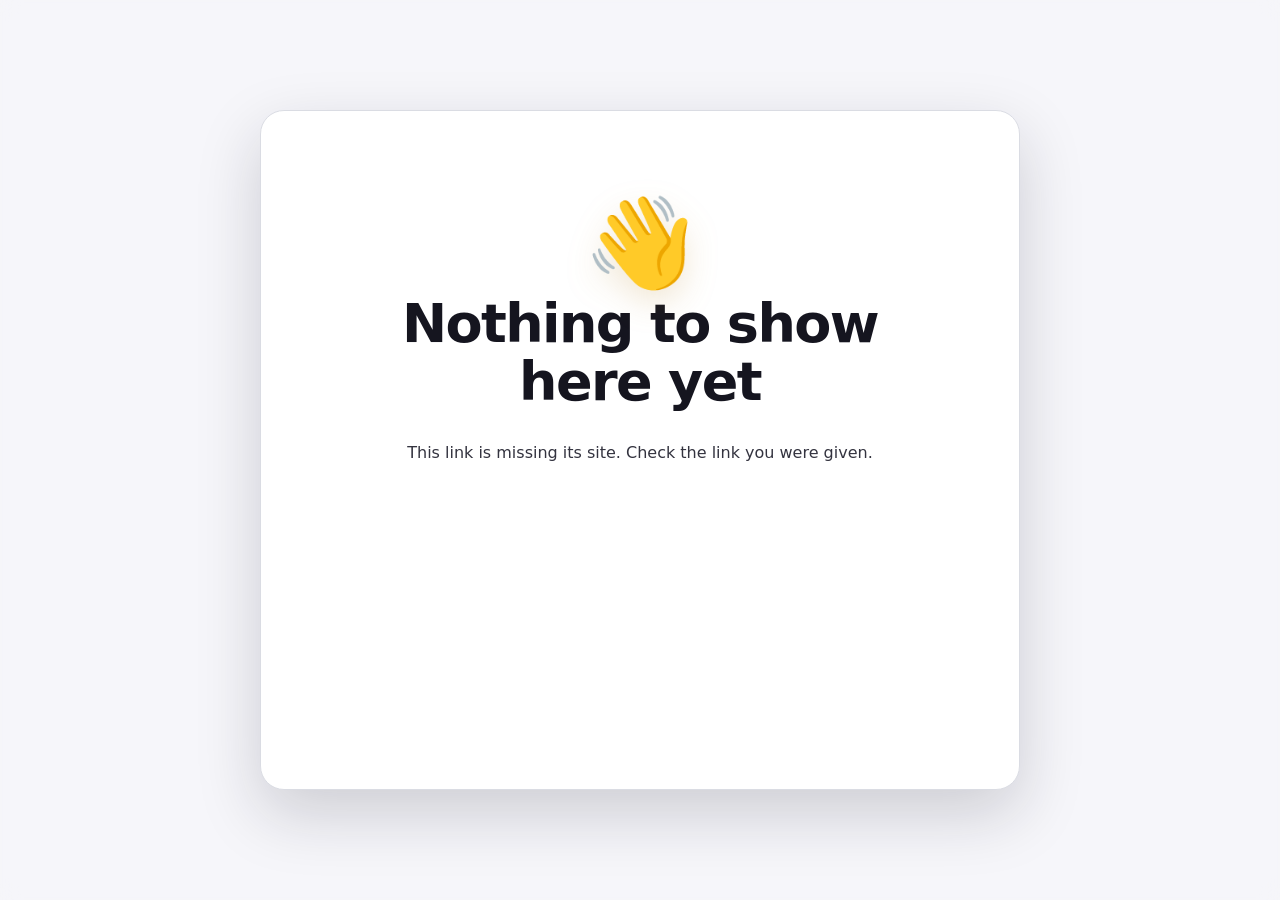
<file: site/index.html>
<!doctype html>
<html lang="en">
<head>
<meta charset="utf-8">
<meta name="viewport" content="width=device-width, initial-scale=1">
<title>Ask anything</title>
<meta name="description" content="Search this business's own pages. Every answer shows where it came from.">
<meta property="og:title" content="Ask anything">
<meta property="og:description" content="Search this business's own pages. Every answer shows where it came from.">
<meta property="og:type" content="website">
<!-- the hosted link is the same template for every bot: kept out of search results (overlay.js lifts it for a launched
     bot). On a business's own site the overlay is one script line on their homepage (server/site.mjs overlaySnippet). -->
<meta name="robots" content="noindex">
<meta name="color-scheme" content="light dark">
<style>
  /* the hosted link's backdrop (site/overlay.js hostedBackdrop): the business's homepage in a frame, or a calm neutral
     page. The overlay itself lives in its own Shadow DOM. */
  :root { color-scheme: light dark; --kh-bg: #f6f6f9; --kh-ink: #15151f; --kh-block: #e4e4ec; --kh-line: #dcdce6; --kh-link: #3f37c9; }
  @media (prefers-color-scheme: dark) { :root { --kh-bg: #101018; --kh-ink: #f2f2f6; --kh-block: #24242f; --kh-line: #2e2e3c; --kh-link: #b8b4ff; } }
  html, body { margin: 0; height: 100%; }
  body { background: var(--kh-bg); color: var(--kh-ink); font: 16px/1.6 system-ui, -apple-system, "Segoe UI", Roboto, sans-serif; overflow-x: hidden; }
  .kh-home { position: fixed; inset: 0; width: 100%; height: 100%; border: 0; background: #fff; }
  .kh-page { max-width: 1040px; margin: 0 auto; padding: 0 16px 120px; }
  .kh-top { display: flex; flex-wrap: wrap; align-items: center; justify-content: space-between; gap: 8px 16px; padding: 14px 0; border-bottom: 1px solid var(--kh-line); }
  .kh-top b { font-size: 18px; overflow-wrap: anywhere; }
  .kh-top a { display: inline-flex; align-items: center; min-height: 44px; color: var(--kh-link); font-weight: 600; }
  .kh-hero { display: grid; gap: 14px; padding: 56px 0 40px; }
  .kh-hero i { display: block; height: 18px; border-radius: 9px; background: var(--kh-block); }
  .kh-hero i:first-child { height: 44px; width: min(520px, 80%); }
  .kh-hero i:nth-child(2) { width: min(640px, 92%); }
  .kh-hero i:nth-child(3) { width: min(420px, 70%); }
  .kh-cards { display: grid; grid-template-columns: repeat(auto-fit, minmax(220px, 1fr)); gap: 16px; }
  .kh-cards i { display: block; height: 180px; border-radius: 18px; background: var(--kh-block); }
</style>
</head>
<body>
<noscript><p style="max-width:640px;margin:16px auto;padding:0 16px">This page needs JavaScript to search.</p></noscript>
<script src="./overlay.js?v=6e81e35" data-hosted defer></script>
</body>
</html>
</file>
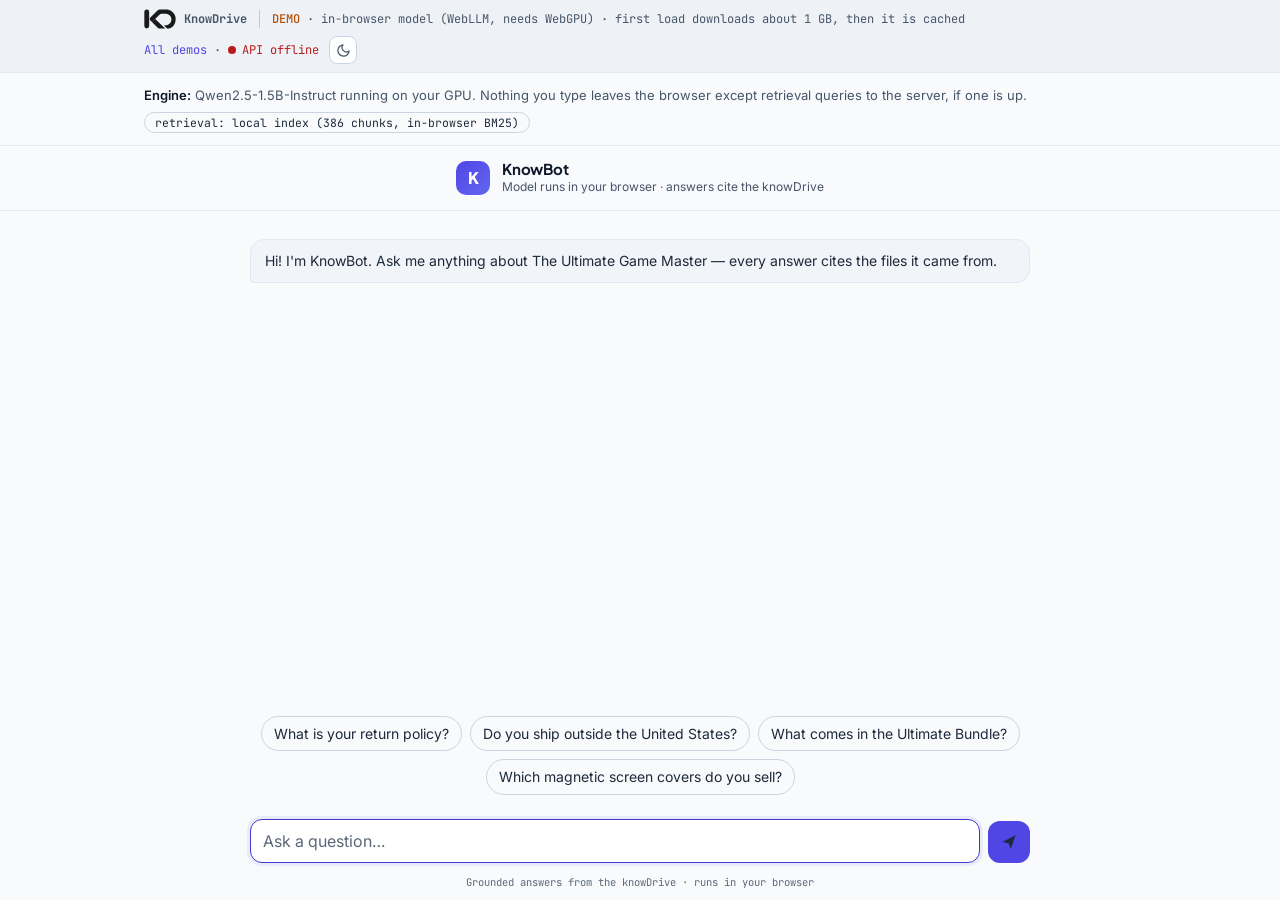
<file: demo/browser-only.html>
<!DOCTYPE html>
<html lang="en">
<head>
  <meta charset="utf-8" />
  <meta name="viewport" content="width=device-width, initial-scale=1, viewport-fit=cover" />
  <title>KnowBot In-Browser</title>
  <meta name="description" content="KnowBot with the model running in your browser via WebLLM, with server retrieval or a local corpus index fallback." />
  <meta name="color-scheme" content="light dark" />
  <script>/* theme before first paint: light by default, dark if chosen (localStorage 'knowbot-theme') */
    (function () { var t = 'light'; try { var s = localStorage.getItem('knowbot-theme'); if (s === 'dark' || s === 'light') t = s; } catch (e) {} document.documentElement.setAttribute('data-theme', t); })();</script>
  <link rel="preconnect" href="https://fonts.googleapis.com" />
  <link rel="preconnect" href="https://fonts.gstatic.com" crossorigin="anonymous" />
  <link rel="stylesheet" href="https://fonts.googleapis.com/css2?family=Plus+Jakarta+Sans:wght@500;600;700;800&family=Inter:wght@300;400;500;600&family=JetBrains+Mono:wght@400;500&display=swap" />
  <link rel="stylesheet" href="./demo.css?v=6e81e35" />
  <style>
    html, body { height: 100%; }
    body { display: flex; flex-direction: column; }
    .info { border-bottom: 1px solid var(--d-line); font-size: 13px; line-height: 1.6; color: var(--d-muted); }
    .info .wrap { padding-top: 12px; padding-bottom: 12px; display: flex; flex-wrap: wrap; gap: 6px 18px; align-items: center; justify-content: space-between; }
    .info strong { color: var(--d-head); font-weight: 600; }
    .pill { font: 11.5px 'JetBrains Mono', monospace; padding: 2px 10px; border-radius: 999px; border: 1px solid var(--d-line-2); color: var(--d-text); }
    #chat { flex: 1; min-height: 0; display: flex; }
    #chat > .kb-root { flex: 1; min-height: 0; height: auto; }
    #chat .kb-mode-fullpage { min-height: 0; }
  </style>
</head>
<body>
  <div class="demo-bar" role="note"><div class="wrap">
    <span class="demo-bar-start"><a class="kd-brand" href="https://knowdrive.ai" aria-label="KnowDrive home"><img src="./logo.svg" alt="" width="34" height="24" /><span>KnowDrive</span></a><span><b>DEMO</b> &middot; in-browser model (WebLLM, needs WebGPU) &middot; first load downloads about 1 GB, then it is cached</span></span>
    <span class="demo-bar-end"><span><a data-keep-api href="./index.html">All demos</a> &middot; <span data-api-status></span></span><button type="button" class="theme-btn" data-theme-toggle aria-label="Switch to dark theme"><svg class="i-moon" viewBox="0 0 24 24" fill="none" stroke="currentColor" stroke-width="2" stroke-linecap="round" stroke-linejoin="round" aria-hidden="true"><path d="M21 12.8A9 9 0 1 1 11.2 3a7 7 0 0 0 9.8 9.8z"/></svg><svg class="i-sun" viewBox="0 0 24 24" fill="none" stroke="currentColor" stroke-width="2" stroke-linecap="round" aria-hidden="true"><circle cx="12" cy="12" r="4"/><path d="M12 2v2M12 20v2M4.9 4.9l1.4 1.4M17.7 17.7l1.4 1.4M2 12h2M20 12h2M4.9 19.1l1.4-1.4M17.7 6.3l1.4-1.4"/></svg></button></span>
  </div></div>
  <div class="info"><div class="wrap">
    <span><strong>Engine:</strong> Qwen2.5-1.5B-Instruct running on your GPU. Nothing you type leaves the browser except retrieval queries to the server, if one is up.</span>
    <span class="pill" id="retr">retrieval: detecting…</span>
  </div></div>
  <main id="chat"></main>
  <script type="module">
    import { mountFullpage } from '../lib/widget.js?v=6e81e35';
    import { API, PERSONA, COVERAGE, STARTERS, carryApiParam, showApiStatus } from './demo.js?v=6e81e35';
    import { buildLocalIndex } from './local-index.js?v=6e81e35';
    carryApiParam();
    const pill = document.getElementById('retr');
    const cfg = await showApiStatus();
    let local = null;
    const getLocal = () => (local ||= buildLocalIndex(undefined, (p) => { pill.textContent = `retrieval: indexing corpus ${Math.round(p * 100)}%`; })
      .then((ix) => { pill.textContent = `retrieval: local index (${ix.size} chunks, in-browser BM25)`; return ix; }));
    if (!cfg) getLocal();
    else pill.textContent = `retrieval: server (${cfg.retrieval || 'unknown'})`;

    // Custom retriever: try the server's /api/search, fall back to the in-browser index over corpus/.
    async function search(query, k) {
      if (cfg) {
        try {
          const ctl = new AbortController();
          const t = setTimeout(() => ctl.abort(), 4000);
          const res = await fetch(`${API}/api/search`, { method: 'POST', headers: { 'content-type': 'application/json' }, body: JSON.stringify({ query, k }), signal: ctl.signal });
          clearTimeout(t);
          if (res.ok) return res.json();
        } catch { /* fall through */ }
        pill.textContent = 'retrieval: server failed, using local index';
      }
      return (await getLocal()).search(query, k);
    }

    window.knowbot = mountFullpage('#chat', {
      apiBase: API, persona: PERSONA, coverage: COVERAGE, starters: STARTERS,
      engine: { type: 'webllm' },
      retriever: { type: 'custom', search },
      telemetry: cfg ? true : { url: null },   // BroadcastChannel always; POST only when a server is up
      subtitle: 'Model runs in your browser · answers cite the knowDrive',
    });
  </script>
</body>
</html>
</file>
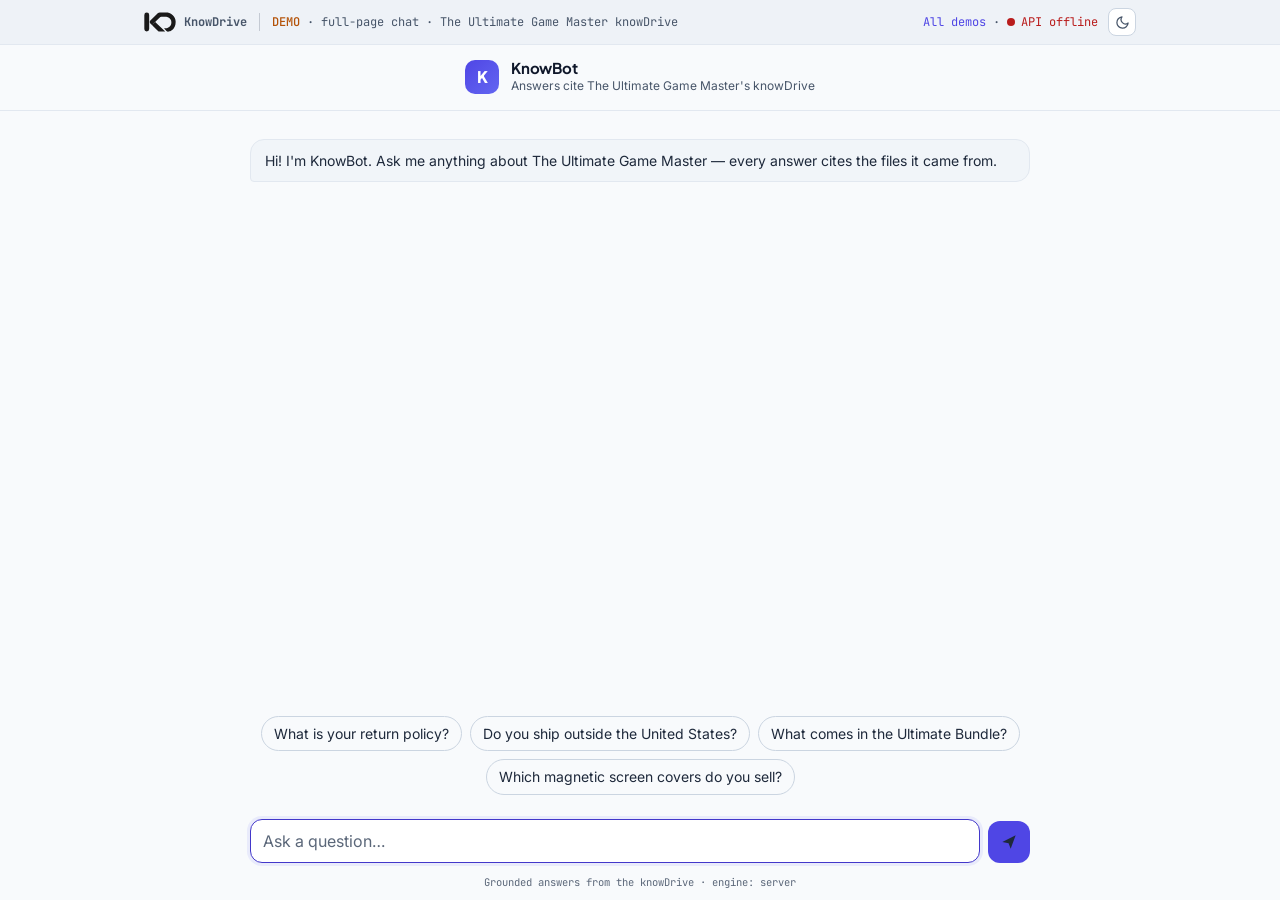
<file: demo/chat.html>
<!DOCTYPE html>
<html lang="en">
<head>
  <meta charset="utf-8" />
  <meta name="viewport" content="width=device-width, initial-scale=1, viewport-fit=cover" />
  <title>KnowBot Chat</title>
  <meta name="description" content="Full-page KnowBot chat that answers from The Ultimate Game Master's knowDrive and cites every source." />
  <meta name="color-scheme" content="light dark" />
  <script>/* theme before first paint: light by default, dark if chosen (localStorage 'knowbot-theme') */
    (function () { var t = 'light'; try { var s = localStorage.getItem('knowbot-theme'); if (s === 'dark' || s === 'light') t = s; } catch (e) {} document.documentElement.setAttribute('data-theme', t); })();</script>
  <link rel="preconnect" href="https://fonts.googleapis.com" />
  <link rel="preconnect" href="https://fonts.gstatic.com" crossorigin="anonymous" />
  <link rel="stylesheet" href="https://fonts.googleapis.com/css2?family=Plus+Jakarta+Sans:wght@500;600;700;800&family=Inter:wght@300;400;500;600&family=JetBrains+Mono:wght@400;500&display=swap" />
  <link rel="stylesheet" href="./demo.css?v=6e81e35" />
  <style>
    html, body { height: 100%; }
    body { display: flex; flex-direction: column; }
    #chat { flex: 1; min-height: 0; display: flex; }
    #chat > .kb-root { flex: 1; min-height: 0; height: auto; }
    #chat .kb-mode-fullpage { min-height: 0; }
  </style>
</head>
<body>
  <div class="demo-bar" role="note"><div class="wrap">
    <span class="demo-bar-start"><a class="kd-brand" href="https://knowdrive.ai" aria-label="KnowDrive home"><img src="./logo.svg" alt="" width="34" height="24" /><span>KnowDrive</span></a><span><b>DEMO</b> &middot; <span data-demo-label>full-page chat &middot; The Ultimate Game Master knowDrive</span></span></span>
    <span class="demo-bar-end"><span><a data-keep-api href="./index.html">All demos</a> &middot; <span data-api-status></span></span><button type="button" class="theme-btn" data-theme-toggle aria-label="Switch to dark theme"><svg class="i-moon" viewBox="0 0 24 24" fill="none" stroke="currentColor" stroke-width="2" stroke-linecap="round" stroke-linejoin="round" aria-hidden="true"><path d="M21 12.8A9 9 0 1 1 11.2 3a7 7 0 0 0 9.8 9.8z"/></svg><svg class="i-sun" viewBox="0 0 24 24" fill="none" stroke="currentColor" stroke-width="2" stroke-linecap="round" aria-hidden="true"><circle cx="12" cy="12" r="4"/><path d="M12 2v2M12 20v2M4.9 4.9l1.4 1.4M17.7 17.7l1.4 1.4M2 12h2M20 12h2M4.9 19.1l1.4-1.4M17.7 6.3l1.4-1.4"/></svg></button></span>
  </div></div>
  <main id="chat"></main>
  <script type="module">
    import { mountFullpage } from '../lib/widget.js?v=6e81e35';
    import { API, PERSONA, COVERAGE, STARTERS, INSTANCE, instanceConfig, carryApiParam, showApiStatus } from './demo.js?v=6e81e35';
    carryApiParam();
    showApiStatus();
    const inst = await instanceConfig();
    if (inst) {
      // A chat instance: its own name, greeting and starters; answers come only from its folder.
      const org = inst.org || inst.name;
      document.title = `${org} · KnowBot`;
      document.querySelector('[data-demo-label]').textContent = `full-page chat · ${org}`;
      window.knowbot = mountFullpage('#chat', { apiBase: API, instance: INSTANCE, guards: inst.guards, persona: { name: inst.botName || 'KnowBot', org },
        greeting: inst.greeting || undefined, starters: inst.starters || [] });
    } else {
      window.knowbot = mountFullpage('#chat', { apiBase: API, persona: PERSONA, coverage: COVERAGE, starters: STARTERS });
    }
  </script>
</body>
</html>
</file>
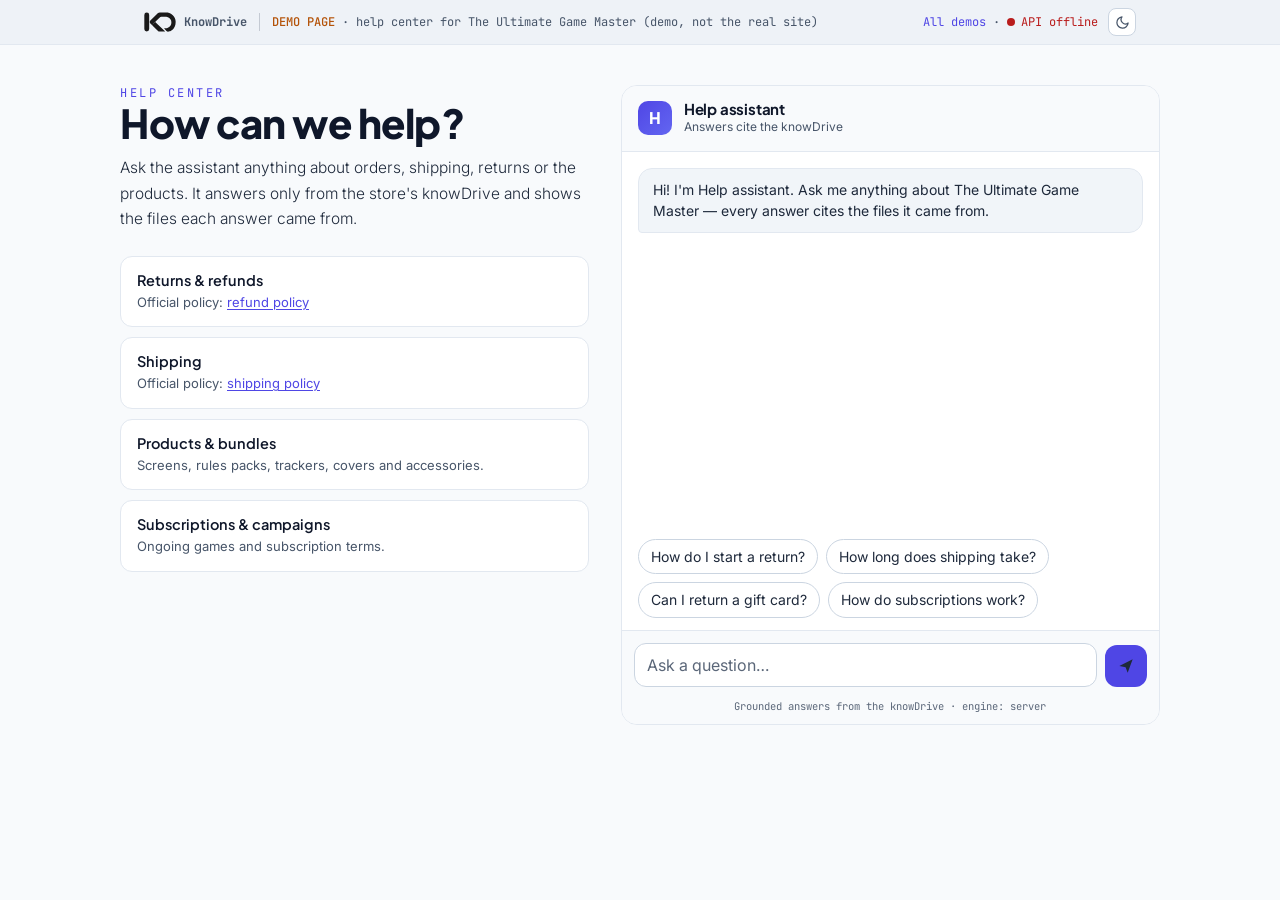
<file: demo/help.html>
<!DOCTYPE html>
<html lang="en">
<head>
  <meta charset="utf-8" />
  <meta name="viewport" content="width=device-width, initial-scale=1" />
  <title>Help Center Demo</title>
  <meta name="description" content="Demo help-center page with an inline KnowBot panel that answers from The Ultimate Game Master's knowDrive with citations." />
  <meta name="color-scheme" content="light dark" />
  <script>/* theme before first paint: light by default, dark if chosen (localStorage 'knowbot-theme') */
    (function () { var t = 'light'; try { var s = localStorage.getItem('knowbot-theme'); if (s === 'dark' || s === 'light') t = s; } catch (e) {} document.documentElement.setAttribute('data-theme', t); })();</script>
  <link rel="preconnect" href="https://fonts.googleapis.com" />
  <link rel="preconnect" href="https://fonts.gstatic.com" crossorigin="anonymous" />
  <link rel="stylesheet" href="https://fonts.googleapis.com/css2?family=Plus+Jakarta+Sans:wght@500;600;700;800&family=Inter:wght@300;400;500;600&family=JetBrains+Mono:wght@400;500&display=swap" />
  <link rel="stylesheet" href="./demo.css?v=6e81e35" />
  <style>
    .layout { display: grid; grid-template-columns: 1fr 1.15fr; gap: 32px; padding: 40px 0 72px; align-items: start; }
    .layout h1 { margin: 0 0 10px; font-size: clamp(28px, 4vw, 40px); font-weight: 800; line-height: 1.1; }
    .lede { margin: 0 0 24px; font-size: 15.5px; line-height: 1.65; font-weight: 300; }
    .topics { display: flex; flex-direction: column; gap: 10px; }
    .topic { padding: 14px 16px; border-radius: 12px; border: 1px solid var(--d-line); background: var(--d-surface); }
    .topic h2 { margin: 0 0 4px; font: 600 14.5px 'Plus Jakarta Sans', system-ui; color: var(--d-head); }
    .topic p { margin: 0; font-size: 13px; color: var(--d-muted); line-height: 1.5; }
    .topic a { color: var(--d-accent-text); text-decoration: underline; text-underline-offset: 2px; }
    #assistant { --kb-inline-height: min(640px, 78vh); position: sticky; top: 20px; }
    @media (max-width: 860px) { .layout { grid-template-columns: 1fr; } #assistant { position: static; --kb-inline-height: 70vh; } }
  </style>
</head>
<body>
  <div class="demo-bar" role="note"><div class="wrap">
    <span class="demo-bar-start"><a class="kd-brand" href="https://knowdrive.ai" aria-label="KnowDrive home"><img src="./logo.svg" alt="" width="34" height="24" /><span>KnowDrive</span></a><span><b>DEMO PAGE</b> &middot; help center for The Ultimate Game Master (demo, not the real site)</span></span>
    <span class="demo-bar-end"><span><a data-keep-api href="./index.html">All demos</a> &middot; <span data-api-status></span></span><button type="button" class="theme-btn" data-theme-toggle aria-label="Switch to dark theme"><svg class="i-moon" viewBox="0 0 24 24" fill="none" stroke="currentColor" stroke-width="2" stroke-linecap="round" stroke-linejoin="round" aria-hidden="true"><path d="M21 12.8A9 9 0 1 1 11.2 3a7 7 0 0 0 9.8 9.8z"/></svg><svg class="i-sun" viewBox="0 0 24 24" fill="none" stroke="currentColor" stroke-width="2" stroke-linecap="round" aria-hidden="true"><circle cx="12" cy="12" r="4"/><path d="M12 2v2M12 20v2M4.9 4.9l1.4 1.4M17.7 17.7l1.4 1.4M2 12h2M20 12h2M4.9 19.1l1.4-1.4M17.7 6.3l1.4-1.4"/></svg></button></span>
  </div></div>
  <main class="wrap layout">
    <section>
      <div class="mono kicker">Help center</div>
      <h1 class="display">How can we help?</h1>
      <p class="lede">Ask the assistant anything about orders, shipping, returns or the products. It answers only from the store's
        knowDrive and shows the files each answer came from.</p>
      <div class="topics">
        <div class="topic"><h2>Returns &amp; refunds</h2><p>Official policy: <a href="https://theultimategamemaster.com/policies/refund-policy">refund policy</a></p></div>
        <div class="topic"><h2>Shipping</h2><p>Official policy: <a href="https://theultimategamemaster.com/policies/shipping-policy">shipping policy</a></p></div>
        <div class="topic"><h2>Products &amp; bundles</h2><p>Screens, rules packs, trackers, covers and accessories.</p></div>
        <div class="topic"><h2>Subscriptions &amp; campaigns</h2><p>Ongoing games and subscription terms.</p></div>
      </div>
    </section>
    <section id="assistant" aria-label="Help assistant"></section>
  </main>
  <script type="module">
    import { mountInline } from '../lib/widget.js?v=6e81e35';
    import { API, PERSONA, COVERAGE, carryApiParam, showApiStatus } from './demo.js?v=6e81e35';
    carryApiParam();
    showApiStatus();
    window.knowbot = mountInline('#assistant', {
      apiBase: API, persona: PERSONA, coverage: COVERAGE, title: 'Help assistant', subtitle: 'Answers cite the knowDrive',
      starters: ['How do I start a return?', 'How long does shipping take?', 'Can I return a gift card?', 'How do subscriptions work?'],
    });
  </script>
</body>
</html>
</file>
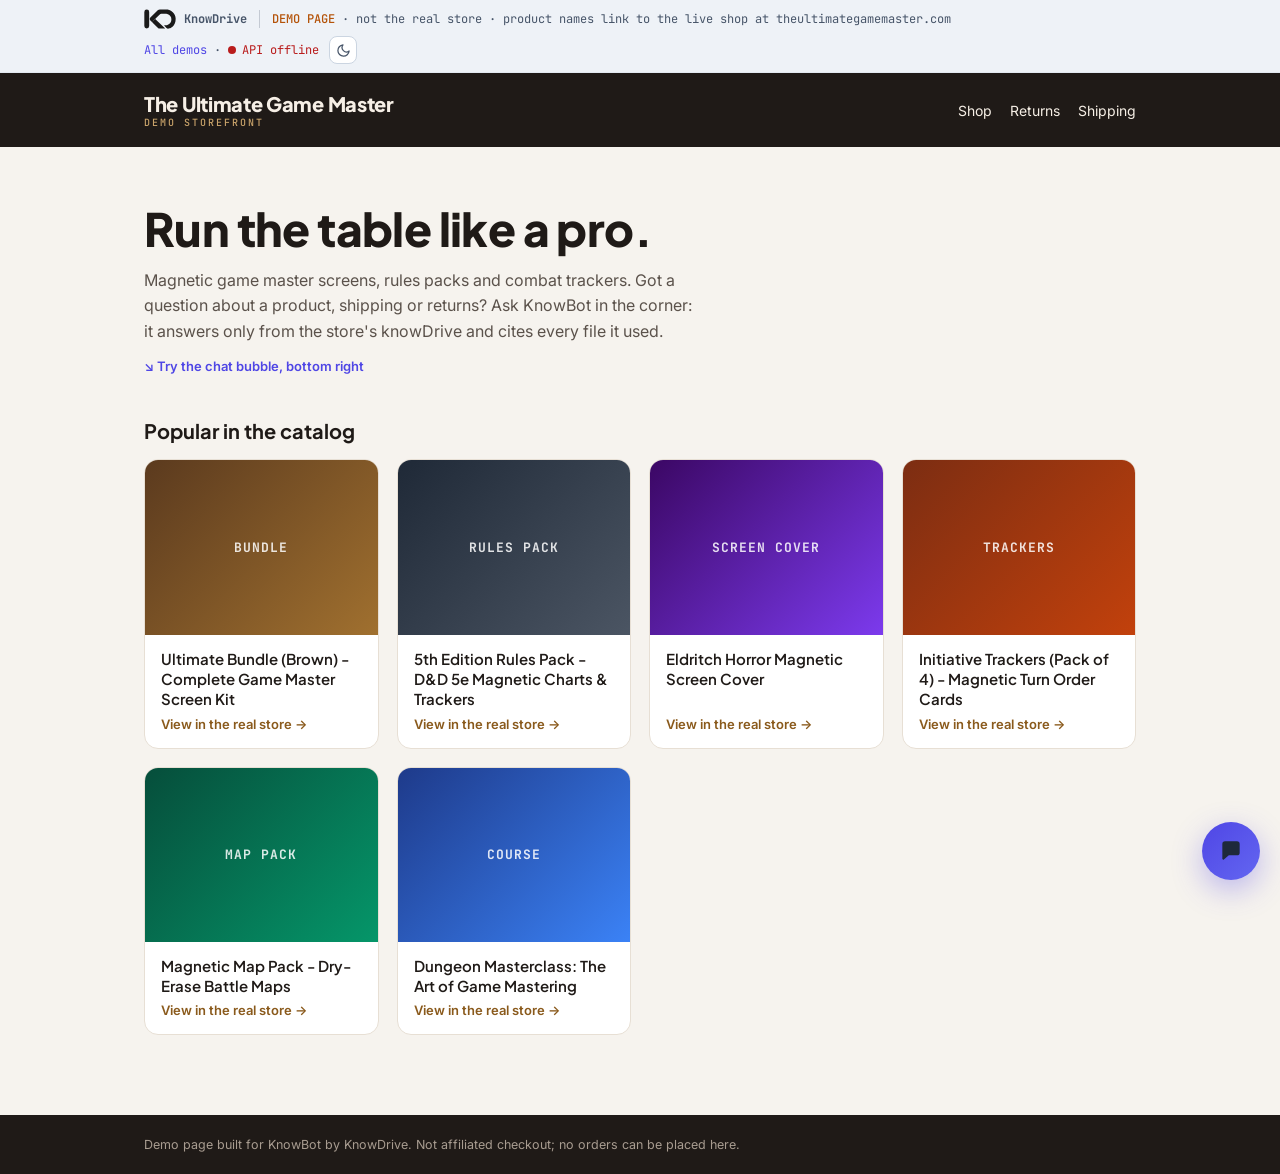
<file: demo/storefront.html>
<!DOCTYPE html>
<html lang="en">
<head>
  <meta charset="utf-8" />
  <meta name="viewport" content="width=device-width, initial-scale=1" />
  <title>Storefront Widget Demo</title>
  <meta name="description" content="Demo storefront (not the real store) showing the KnowBot floating widget answering from The Ultimate Game Master's knowDrive." />
  <meta name="color-scheme" content="light dark" />
  <script>/* theme before first paint: light by default, dark if chosen (localStorage 'knowbot-theme') */
    (function () { var t = 'light'; try { var s = localStorage.getItem('knowbot-theme'); if (s === 'dark' || s === 'light') t = s; } catch (e) {} document.documentElement.setAttribute('data-theme', t); })();</script>
  <link rel="preconnect" href="https://fonts.googleapis.com" />
  <link rel="preconnect" href="https://fonts.gstatic.com" crossorigin="anonymous" />
  <link rel="stylesheet" href="https://fonts.googleapis.com/css2?family=Plus+Jakarta+Sans:wght@500;600;700;800&family=Inter:wght@300;400;500;600&family=JetBrains+Mono:wght@400;500&display=swap" />
  <link rel="stylesheet" href="./demo.css?v=6e81e35" />
  <style>
    :root { --s-bg: #f6f3ee; --s-text: #2b2622; --s-head: #1f1a17; --s-muted: #5b524b; --s-card: #fff; --s-card-line: #e7dfd4;
            --s-bar: #1f1a17; --s-bar-text: #f6efe6; --s-gold: #c9a36a; --s-foot: #a89c90; --s-link: #8a5a1c; --s-hint: #4f46e5; }
    :root[data-theme="dark"] { --s-bg: #15110e; --s-text: #e7ded3; --s-head: #f6efe6; --s-muted: #b9ab9d; --s-card: #211a15; --s-card-line: #3a2f27;
            --s-bar: #0d0a08; --s-bar-text: #f6efe6; --s-gold: #d4b07a; --s-foot: #a89c90; --s-link: #e0b06b; --s-hint: #a5b4fc; }
    body { background: var(--s-bg); color: var(--s-text); }
    html { background: var(--s-bg); }
    .shop-head { background: var(--s-bar); color: var(--s-bar-text); }
    .shop-head .wrap { display: flex; align-items: center; justify-content: space-between; padding-top: 18px; padding-bottom: 18px; gap: 16px; flex-wrap: wrap; }
    .logo { font: 800 20px 'Plus Jakarta Sans', system-ui; letter-spacing: -0.3px; }
    .logo small { display: block; font: 500 10px 'JetBrains Mono', monospace; letter-spacing: 2px; color: var(--s-gold); text-transform: uppercase; }
    nav { display: flex; gap: 18px; font-size: 14px; flex-wrap: wrap; }
    nav a:hover { color: var(--s-gold); }
    .hero { padding: 56px 0 36px; display: grid; gap: 14px; }
    .hero h1 { margin: 0; font: 800 clamp(30px, 5vw, 46px)/1.1 'Plus Jakarta Sans', system-ui; color: var(--s-head); letter-spacing: -0.6px; }
    .hero p { margin: 0; max-width: 560px; font-size: 16px; line-height: 1.6; color: var(--s-muted); }
    .hint { display: inline-flex; gap: 8px; align-items: center; font-size: 13px; color: var(--s-hint); font-weight: 600; }
    .grid { display: grid; grid-template-columns: repeat(auto-fill, minmax(220px, 1fr)); gap: 18px; padding-bottom: 80px; }
    .p { background: var(--s-card); border-radius: 14px; overflow: hidden; border: 1px solid var(--s-card-line); display: flex; flex-direction: column; }
    .p .img { aspect-ratio: 4 / 3; display: grid; place-items: center; font: 700 13px 'JetBrains Mono', monospace; color: rgba(255,255,255,.85); letter-spacing: 1px; text-transform: uppercase; }
    .p .body { padding: 14px 16px 16px; display: flex; flex-direction: column; gap: 6px; flex: 1; }
    .p h2 { margin: 0; font: 600 15px/1.35 'Plus Jakarta Sans', system-ui; color: var(--s-head); }
    .p a.view { margin-top: auto; font-size: 13px; color: var(--s-link); font-weight: 600; }
    .p a.view:hover { text-decoration: underline; }
    h3.sec { font: 700 20px 'Plus Jakarta Sans', system-ui; color: var(--s-head); margin: 8px 0 16px; }
    footer { background: var(--s-bar); color: var(--s-foot); font-size: 12.5px; }
    footer .wrap { padding-top: 22px; padding-bottom: 22px; }
  </style>
</head>
<body>
  <div class="demo-bar" role="note"><div class="wrap">
    <span class="demo-bar-start"><a class="kd-brand" href="https://knowdrive.ai" aria-label="KnowDrive home"><img src="./logo.svg" alt="" width="34" height="24" /><span>KnowDrive</span></a><span><b>DEMO PAGE</b> &middot; not the real store &middot; product names link to the live shop at theultimategamemaster.com</span></span>
    <span class="demo-bar-end"><span><a data-keep-api href="./index.html">All demos</a> &middot; <span data-api-status></span></span><button type="button" class="theme-btn" data-theme-toggle aria-label="Switch to dark theme"><svg class="i-moon" viewBox="0 0 24 24" fill="none" stroke="currentColor" stroke-width="2" stroke-linecap="round" stroke-linejoin="round" aria-hidden="true"><path d="M21 12.8A9 9 0 1 1 11.2 3a7 7 0 0 0 9.8 9.8z"/></svg><svg class="i-sun" viewBox="0 0 24 24" fill="none" stroke="currentColor" stroke-width="2" stroke-linecap="round" aria-hidden="true"><circle cx="12" cy="12" r="4"/><path d="M12 2v2M12 20v2M4.9 4.9l1.4 1.4M17.7 17.7l1.4 1.4M2 12h2M20 12h2M4.9 19.1l1.4-1.4M17.7 6.3l1.4-1.4"/></svg></button></span>
  </div></div>
  <header class="shop-head"><div class="wrap">
    <div class="logo">The Ultimate Game Master<small>demo storefront</small></div>
    <nav aria-label="Demo store"><a href="#products">Shop</a><a href="https://theultimategamemaster.com/policies/refund-policy">Returns</a><a href="https://theultimategamemaster.com/policies/shipping-policy">Shipping</a></nav>
  </div></header>
  <main class="wrap">
    <section class="hero">
      <h1>Run the table like a pro.</h1>
      <p>Magnetic game master screens, rules packs and combat trackers. Got a question about a product, shipping or returns?
        Ask KnowBot in the corner: it answers only from the store's knowDrive and cites every file it used.</p>
      <span class="hint">&#8600; Try the chat bubble, bottom right</span>
    </section>
    <h3 class="sec" id="products">Popular in the catalog</h3>
    <section class="grid" aria-label="Products">
      <article class="p"><div class="img" style="background:linear-gradient(135deg,#5b3a1e,#a0702f)">Bundle</div><div class="body"><h2>Ultimate Bundle (Brown) - Complete Game Master Screen Kit</h2><a class="view" href="https://theultimategamemaster.com/products/ultimate-bundle">View in the real store &rarr;</a></div></article>
      <article class="p"><div class="img" style="background:linear-gradient(135deg,#1f2937,#4b5563)">Rules pack</div><div class="body"><h2>5th Edition Rules Pack - D&amp;D 5e Magnetic Charts &amp; Trackers</h2><a class="view" href="https://theultimategamemaster.com/products/5th-edition-rules-pack">View in the real store &rarr;</a></div></article>
      <article class="p"><div class="img" style="background:linear-gradient(135deg,#3b0764,#7c3aed)">Screen cover</div><div class="body"><h2>Eldritch Horror Magnetic Screen Cover</h2><a class="view" href="https://theultimategamemaster.com/products/eldritch-horror-magnetic-screen-cover">View in the real store &rarr;</a></div></article>
      <article class="p"><div class="img" style="background:linear-gradient(135deg,#7c2d12,#c2410c)">Trackers</div><div class="body"><h2>Initiative Trackers (Pack of 4) - Magnetic Turn Order Cards</h2><a class="view" href="https://theultimategamemaster.com/products/initiative-trackers-brown">View in the real store &rarr;</a></div></article>
      <article class="p"><div class="img" style="background:linear-gradient(135deg,#064e3b,#059669)">Map pack</div><div class="body"><h2>Magnetic Map Pack - Dry-Erase Battle Maps</h2><a class="view" href="https://theultimategamemaster.com/products/magnetic-map-pack-1">View in the real store &rarr;</a></div></article>
      <article class="p"><div class="img" style="background:linear-gradient(135deg,#1e3a8a,#3b82f6)">Course</div><div class="body"><h2>Dungeon Masterclass: The Art of Game Mastering</h2><a class="view" href="https://theultimategamemaster.com/products/game-master-foundations-online-course">View in the real store &rarr;</a></div></article>
    </section>
  </main>
  <footer><div class="wrap">Demo page built for KnowBot by KnowDrive. Not affiliated checkout; no orders can be placed here.</div></footer>
  <script type="module">
    import { mountWidget } from '../lib/widget.js?v=6e81e35';
    import { API, PERSONA, COVERAGE, STARTERS, carryApiParam, showApiStatus } from './demo.js?v=6e81e35';
    carryApiParam();
    showApiStatus();
    window.knowbot = mountWidget({ apiBase: API, persona: PERSONA, coverage: COVERAGE, starters: STARTERS, title: 'KnowBot', subtitle: 'Store help · answers cite the knowDrive',
      open: new URLSearchParams(location.search).has('open') });
  </script>
</body>
</html>
</file>
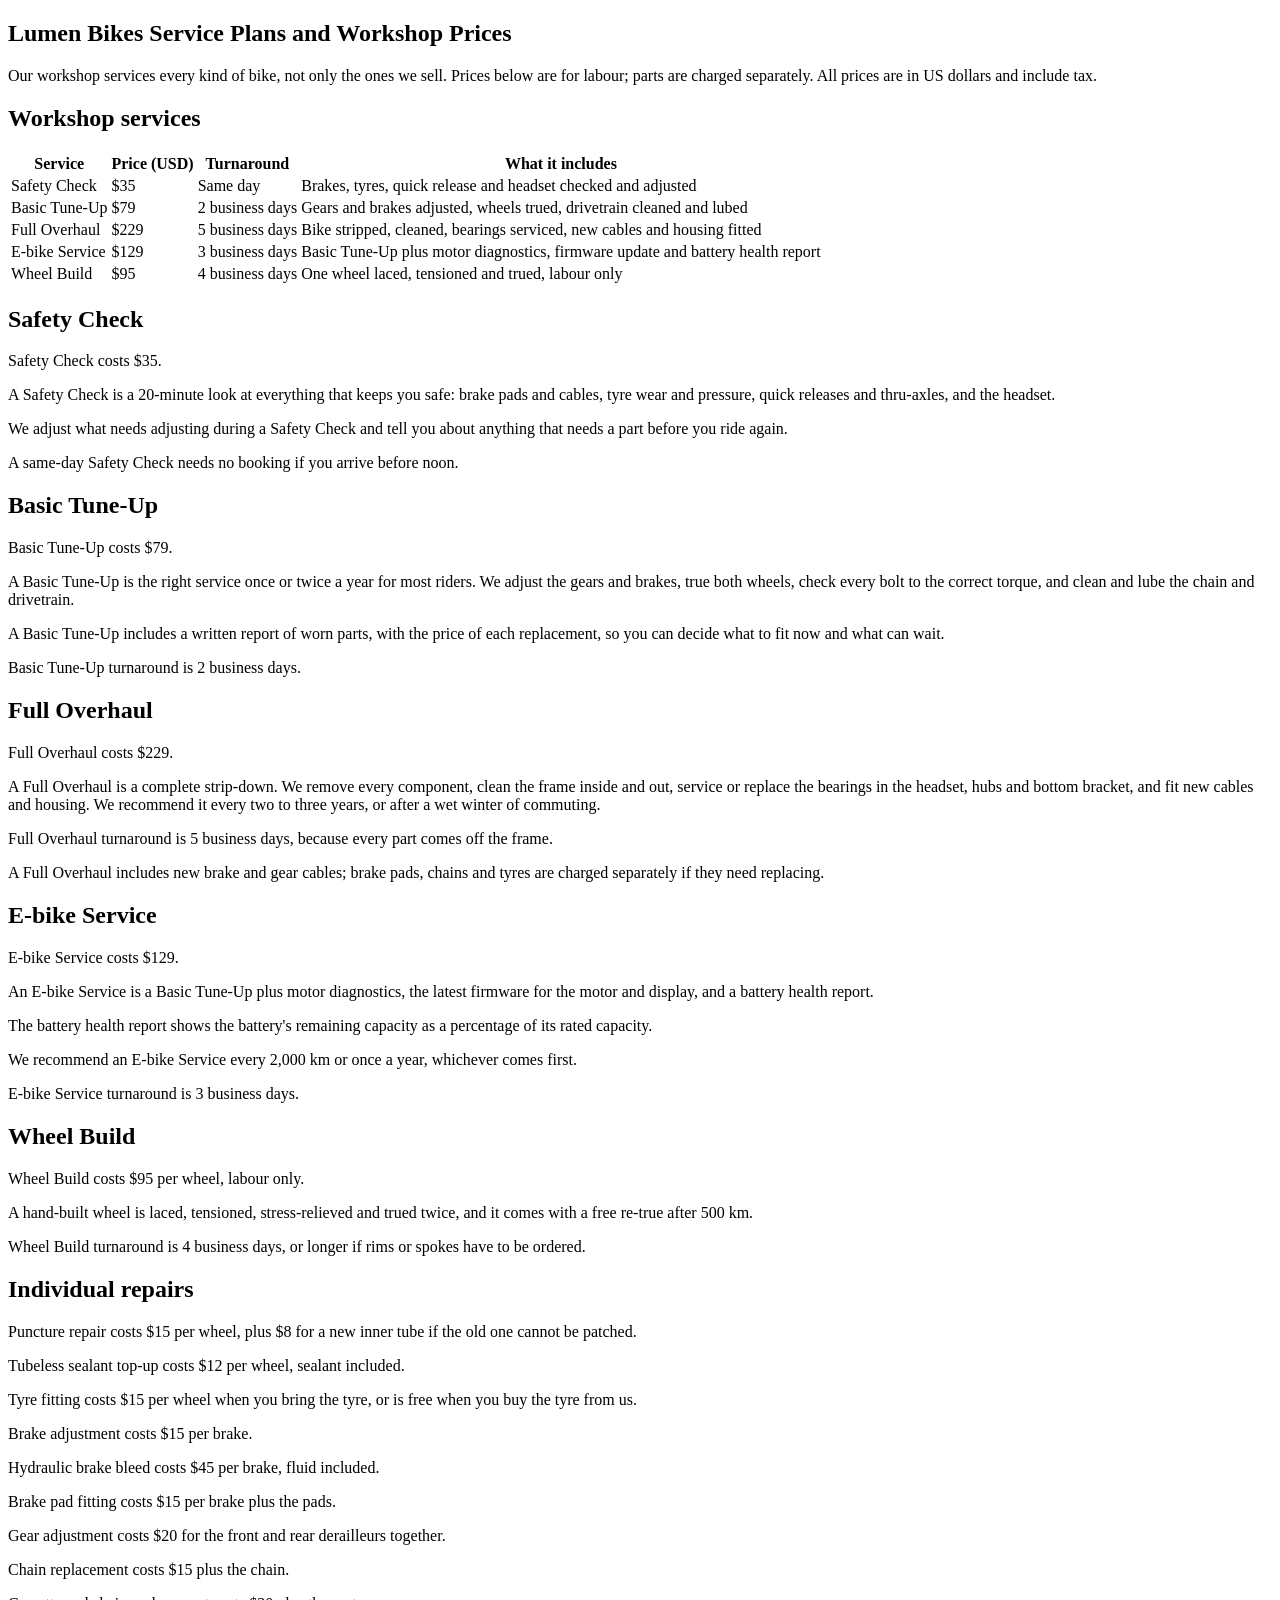
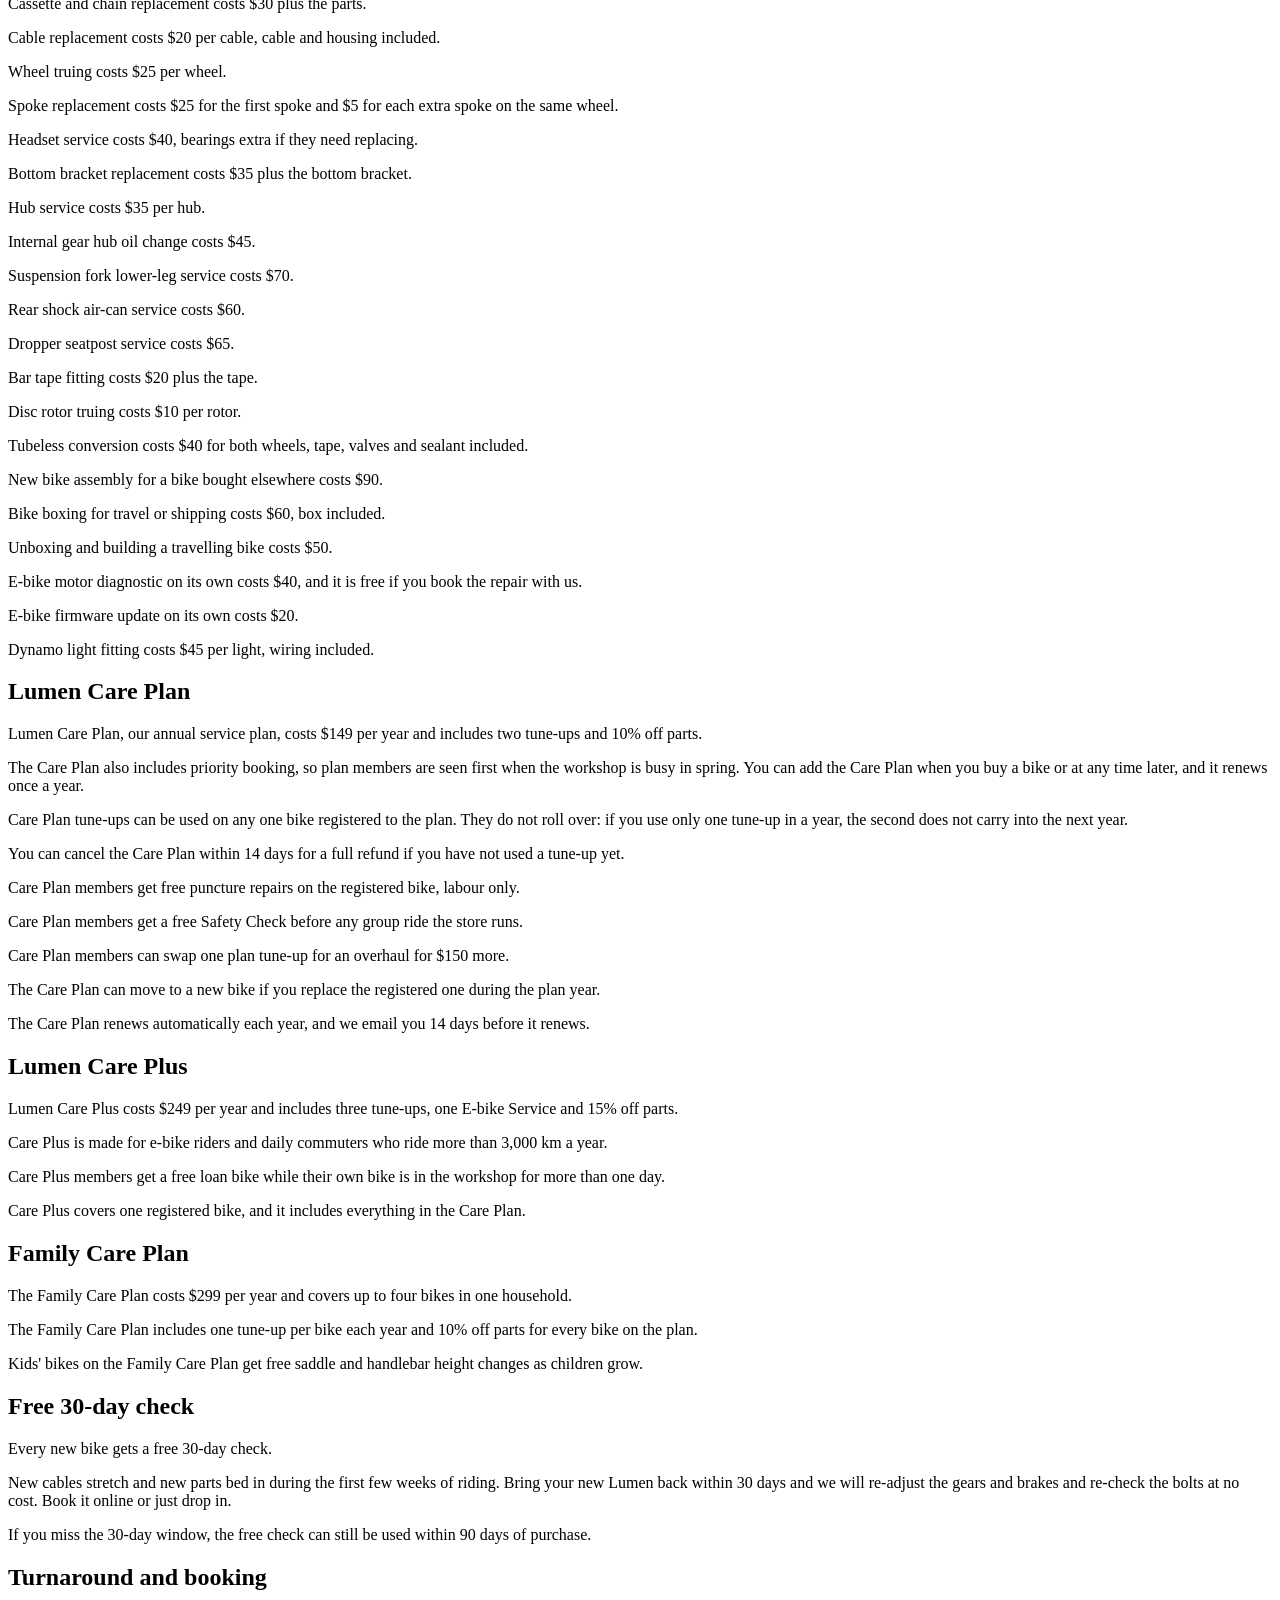
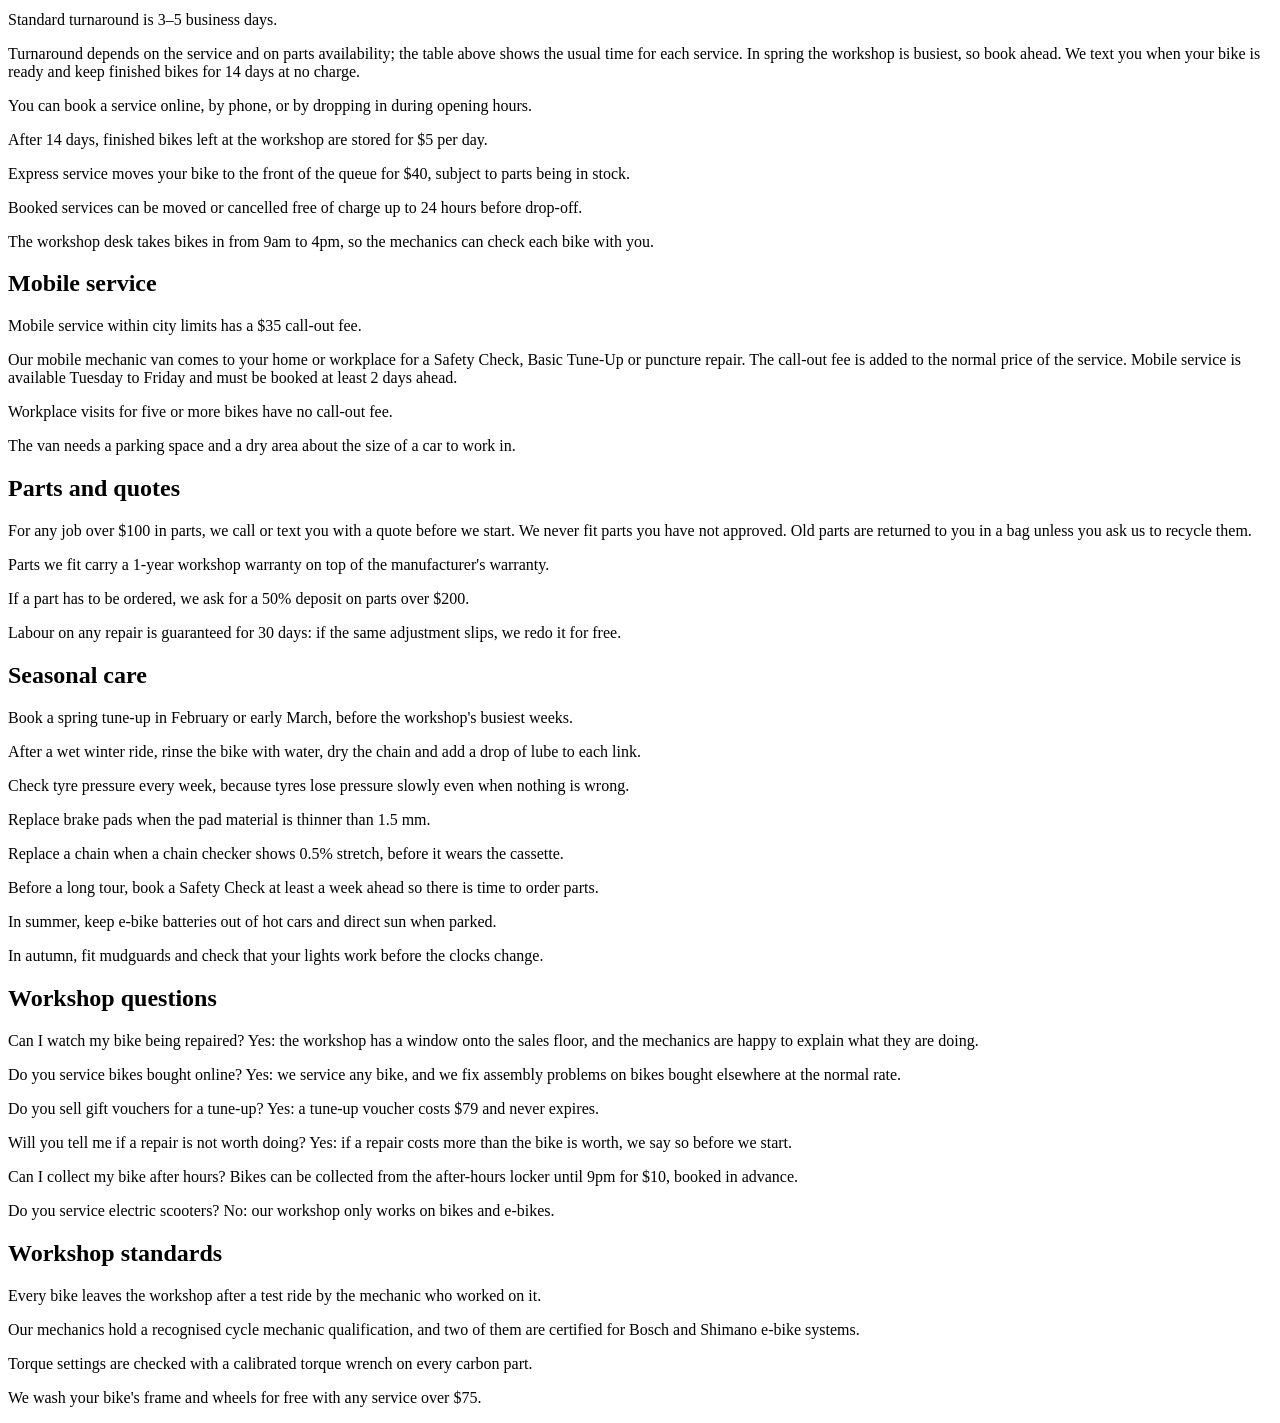
<file: studio/samples/lumen-bikes/lumen-service-plans.html>
<!doctype html>
<html lang="en">
<head>
<meta charset="utf-8">
<title>Lumen Bikes Service Plans and Workshop Prices</title>
</head>
<body>
<article>
<h1>Lumen Bikes Service Plans and Workshop Prices</h1>
<p>Our workshop services every kind of bike, not only the ones we sell. Prices below are for labour; parts are charged separately. All prices are in US dollars and include tax.</p>

<h2>Workshop services</h2>
<table>
  <thead>
    <tr><th>Service</th><th>Price (USD)</th><th>Turnaround</th><th>What it includes</th></tr>
  </thead>
  <tbody>
    <tr><td>Safety Check</td><td>$35</td><td>Same day</td><td>Brakes, tyres, quick release and headset checked and adjusted</td></tr>
    <tr><td>Basic Tune-Up</td><td>$79</td><td>2 business days</td><td>Gears and brakes adjusted, wheels trued, drivetrain cleaned and lubed</td></tr>
    <tr><td>Full Overhaul</td><td>$229</td><td>5 business days</td><td>Bike stripped, cleaned, bearings serviced, new cables and housing fitted</td></tr>
    <tr><td>E-bike Service</td><td>$129</td><td>3 business days</td><td>Basic Tune-Up plus motor diagnostics, firmware update and battery health report</td></tr>
    <tr><td>Wheel Build</td><td>$95</td><td>4 business days</td><td>One wheel laced, tensioned and trued, labour only</td></tr>
  </tbody>
</table>

<h2>Safety Check</h2>
<p>Safety Check costs $35.</p>
<p>A Safety Check is a 20-minute look at everything that keeps you safe: brake pads and cables, tyre wear and pressure, quick releases and thru-axles, and the headset.</p>
<p>We adjust what needs adjusting during a Safety Check and tell you about anything that needs a part before you ride again.</p>
<p>A same-day Safety Check needs no booking if you arrive before noon.</p>

<h2>Basic Tune-Up</h2>
<p>Basic Tune-Up costs $79.</p>
<p>A Basic Tune-Up is the right service once or twice a year for most riders. We adjust the gears and brakes, true both wheels, check every bolt to the correct torque, and clean and lube the chain and drivetrain.</p>
<p>A Basic Tune-Up includes a written report of worn parts, with the price of each replacement, so you can decide what to fit now and what can wait.</p>
<p>Basic Tune-Up turnaround is 2 business days.</p>

<h2>Full Overhaul</h2>
<p>Full Overhaul costs $229.</p>
<p>A Full Overhaul is a complete strip-down. We remove every component, clean the frame inside and out, service or replace the bearings in the headset, hubs and bottom bracket, and fit new cables and housing. We recommend it every two to three years, or after a wet winter of commuting.</p>
<p>Full Overhaul turnaround is 5 business days, because every part comes off the frame.</p>
<p>A Full Overhaul includes new brake and gear cables; brake pads, chains and tyres are charged separately if they need replacing.</p>

<h2>E-bike Service</h2>
<p>E-bike Service costs $129.</p>
<p>An E-bike Service is a Basic Tune-Up plus motor diagnostics, the latest firmware for the motor and display, and a battery health report.</p>
<p>The battery health report shows the battery's remaining capacity as a percentage of its rated capacity.</p>
<p>We recommend an E-bike Service every 2,000 km or once a year, whichever comes first.</p>
<p>E-bike Service turnaround is 3 business days.</p>

<h2>Wheel Build</h2>
<p>Wheel Build costs $95 per wheel, labour only.</p>
<p>A hand-built wheel is laced, tensioned, stress-relieved and trued twice, and it comes with a free re-true after 500 km.</p>
<p>Wheel Build turnaround is 4 business days, or longer if rims or spokes have to be ordered.</p>

<h2>Individual repairs</h2>
<p>Puncture repair costs $15 per wheel, plus $8 for a new inner tube if the old one cannot be patched.</p>
<p>Tubeless sealant top-up costs $12 per wheel, sealant included.</p>
<p>Tyre fitting costs $15 per wheel when you bring the tyre, or is free when you buy the tyre from us.</p>
<p>Brake adjustment costs $15 per brake.</p>
<p>Hydraulic brake bleed costs $45 per brake, fluid included.</p>
<p>Brake pad fitting costs $15 per brake plus the pads.</p>
<p>Gear adjustment costs $20 for the front and rear derailleurs together.</p>
<p>Chain replacement costs $15 plus the chain.</p>
<p>Cassette and chain replacement costs $30 plus the parts.</p>
<p>Cable replacement costs $20 per cable, cable and housing included.</p>
<p>Wheel truing costs $25 per wheel.</p>
<p>Spoke replacement costs $25 for the first spoke and $5 for each extra spoke on the same wheel.</p>
<p>Headset service costs $40, bearings extra if they need replacing.</p>
<p>Bottom bracket replacement costs $35 plus the bottom bracket.</p>
<p>Hub service costs $35 per hub.</p>
<p>Internal gear hub oil change costs $45.</p>
<p>Suspension fork lower-leg service costs $70.</p>
<p>Rear shock air-can service costs $60.</p>
<p>Dropper seatpost service costs $65.</p>
<p>Bar tape fitting costs $20 plus the tape.</p>
<p>Disc rotor truing costs $10 per rotor.</p>
<p>Tubeless conversion costs $40 for both wheels, tape, valves and sealant included.</p>
<p>New bike assembly for a bike bought elsewhere costs $90.</p>
<p>Bike boxing for travel or shipping costs $60, box included.</p>
<p>Unboxing and building a travelling bike costs $50.</p>
<p>E-bike motor diagnostic on its own costs $40, and it is free if you book the repair with us.</p>
<p>E-bike firmware update on its own costs $20.</p>
<p>Dynamo light fitting costs $45 per light, wiring included.</p>

<h2>Lumen Care Plan</h2>
<p>Lumen Care Plan, our annual service plan, costs $149 per year and includes two tune-ups and 10% off parts.</p>
<p>The Care Plan also includes priority booking, so plan members are seen first when the workshop is busy in spring. You can add the Care Plan when you buy a bike or at any time later, and it renews once a year.</p>
<p>Care Plan tune-ups can be used on any one bike registered to the plan. They do not roll over: if you use only one tune-up in a year, the second does not carry into the next year.</p>
<p>You can cancel the Care Plan within 14 days for a full refund if you have not used a tune-up yet.</p>
<p>Care Plan members get free puncture repairs on the registered bike, labour only.</p>
<p>Care Plan members get a free Safety Check before any group ride the store runs.</p>
<p>Care Plan members can swap one plan tune-up for an overhaul for $150 more.</p>
<p>The Care Plan can move to a new bike if you replace the registered one during the plan year.</p>
<p>The Care Plan renews automatically each year, and we email you 14 days before it renews.</p>

<h2>Lumen Care Plus</h2>
<p>Lumen Care Plus costs $249 per year and includes three tune-ups, one E-bike Service and 15% off parts.</p>
<p>Care Plus is made for e-bike riders and daily commuters who ride more than 3,000 km a year.</p>
<p>Care Plus members get a free loan bike while their own bike is in the workshop for more than one day.</p>
<p>Care Plus covers one registered bike, and it includes everything in the Care Plan.</p>

<h2>Family Care Plan</h2>
<p>The Family Care Plan costs $299 per year and covers up to four bikes in one household.</p>
<p>The Family Care Plan includes one tune-up per bike each year and 10% off parts for every bike on the plan.</p>
<p>Kids' bikes on the Family Care Plan get free saddle and handlebar height changes as children grow.</p>

<h2>Free 30-day check</h2>
<p>Every new bike gets a free 30-day check.</p>
<p>New cables stretch and new parts bed in during the first few weeks of riding. Bring your new Lumen back within 30 days and we will re-adjust the gears and brakes and re-check the bolts at no cost. Book it online or just drop in.</p>
<p>If you miss the 30-day window, the free check can still be used within 90 days of purchase.</p>

<h2>Turnaround and booking</h2>
<p>Standard turnaround is 3–5 business days.</p>
<p>Turnaround depends on the service and on parts availability; the table above shows the usual time for each service. In spring the workshop is busiest, so book ahead. We text you when your bike is ready and keep finished bikes for 14 days at no charge.</p>
<p>You can book a service online, by phone, or by dropping in during opening hours.</p>
<p>After 14 days, finished bikes left at the workshop are stored for $5 per day.</p>
<p>Express service moves your bike to the front of the queue for $40, subject to parts being in stock.</p>
<p>Booked services can be moved or cancelled free of charge up to 24 hours before drop-off.</p>
<p>The workshop desk takes bikes in from 9am to 4pm, so the mechanics can check each bike with you.</p>

<h2>Mobile service</h2>
<p>Mobile service within city limits has a $35 call-out fee.</p>
<p>Our mobile mechanic van comes to your home or workplace for a Safety Check, Basic Tune-Up or puncture repair. The call-out fee is added to the normal price of the service. Mobile service is available Tuesday to Friday and must be booked at least 2 days ahead.</p>
<p>Workplace visits for five or more bikes have no call-out fee.</p>
<p>The van needs a parking space and a dry area about the size of a car to work in.</p>

<h2>Parts and quotes</h2>
<p>For any job over $100 in parts, we call or text you with a quote before we start. We never fit parts you have not approved. Old parts are returned to you in a bag unless you ask us to recycle them.</p>
<p>Parts we fit carry a 1-year workshop warranty on top of the manufacturer's warranty.</p>
<p>If a part has to be ordered, we ask for a 50% deposit on parts over $200.</p>
<p>Labour on any repair is guaranteed for 30 days: if the same adjustment slips, we redo it for free.</p>

<h2>Seasonal care</h2>
<p>Book a spring tune-up in February or early March, before the workshop's busiest weeks.</p>
<p>After a wet winter ride, rinse the bike with water, dry the chain and add a drop of lube to each link.</p>
<p>Check tyre pressure every week, because tyres lose pressure slowly even when nothing is wrong.</p>
<p>Replace brake pads when the pad material is thinner than 1.5 mm.</p>
<p>Replace a chain when a chain checker shows 0.5% stretch, before it wears the cassette.</p>
<p>Before a long tour, book a Safety Check at least a week ahead so there is time to order parts.</p>
<p>In summer, keep e-bike batteries out of hot cars and direct sun when parked.</p>
<p>In autumn, fit mudguards and check that your lights work before the clocks change.</p>

<h2>Workshop questions</h2>
<p>Can I watch my bike being repaired? Yes: the workshop has a window onto the sales floor, and the mechanics are happy to explain what they are doing.</p>
<p>Do you service bikes bought online? Yes: we service any bike, and we fix assembly problems on bikes bought elsewhere at the normal rate.</p>
<p>Do you sell gift vouchers for a tune-up? Yes: a tune-up voucher costs $79 and never expires.</p>
<p>Will you tell me if a repair is not worth doing? Yes: if a repair costs more than the bike is worth, we say so before we start.</p>
<p>Can I collect my bike after hours? Bikes can be collected from the after-hours locker until 9pm for $10, booked in advance.</p>
<p>Do you service electric scooters? No: our workshop only works on bikes and e-bikes.</p>

<h2>Workshop standards</h2>
<p>Every bike leaves the workshop after a test ride by the mechanic who worked on it.</p>
<p>Our mechanics hold a recognised cycle mechanic qualification, and two of them are certified for Bosch and Shimano e-bike systems.</p>
<p>Torque settings are checked with a calibrated torque wrench on every carbon part.</p>
<p>We wash your bike's frame and wheels for free with any service over $75.</p>
</article>
</body>
</html>
</file>
<file: demo/demo.css>
/* Shared chrome for KnowBot demo host pages (not part of the library).
   Light is the default; :root[data-theme="dark"] is the KnowDrive dark theme (set in <head> before paint,
   toggled by [data-theme-toggle], remembered in localStorage 'knowbot-theme'). */
:root {
  color-scheme: light;
  --d-bg: #f8fafc;
  --d-surface: #ffffff;
  --d-line: #e2e8f0;
  --d-line-2: #cbd5e1;
  --d-text: #1e293b;
  --d-head: #0f172a;
  --d-muted: #475569;
  --d-accent: #6366f1;
  --d-accent-text: #4f46e5;
  --d-bar-bg: #eef2f7;
  --d-bar-text: #475569;
  --d-bar-flag: #b45309;
  --d-ok: #047857;
  --d-down: #b91c1c;
}
:root[data-theme="dark"] {
  color-scheme: dark;
  --d-bg: #020617;
  --d-surface: #0b1224;
  --d-line: rgba(255, 255, 255, 0.08);
  --d-line-2: rgba(255, 255, 255, 0.14);
  --d-text: #cbd5e1;
  --d-head: #f8fafc;
  --d-muted: #94a3b8;
  --d-accent: #6366f1;
  --d-accent-text: #818cf8;
  --d-bar-bg: #0b1224;
  --d-bar-text: #94a3b8;
  --d-bar-flag: #fbbf24;
  --d-ok: #86efac;
  --d-down: #fca5a5;
}
*, *::before, *::after { box-sizing: border-box; }
html { background: var(--d-bg); }
body { margin: 0; background: var(--d-bg); color: var(--d-text); font-family: 'Inter', system-ui, sans-serif; -webkit-font-smoothing: antialiased; }
a { color: inherit; text-decoration: none; }
:focus-visible { outline: 2px solid var(--d-accent-text); outline-offset: 2px; }
.wrap { max-width: 1040px; margin: 0 auto; padding: 0 24px; }
.display { font-family: 'Plus Jakarta Sans', system-ui, sans-serif; color: var(--d-head); letter-spacing: -0.5px; }
.mono { font-family: 'JetBrains Mono', ui-monospace, monospace; }
.kicker { color: var(--d-accent-text); font-size: 12px; letter-spacing: 2.5px; text-transform: uppercase; }
.demo-bar {
  background: var(--d-bar-bg); border-bottom: 1px solid var(--d-line); font: 12px/1.5 'JetBrains Mono', ui-monospace, monospace; color: var(--d-bar-text);
}
.demo-bar .wrap { display: flex; flex-wrap: wrap; gap: 6px 18px; align-items: center; justify-content: space-between; padding-top: 8px; padding-bottom: 8px; }
.demo-bar b { color: var(--d-bar-flag); font-weight: 500; }
.demo-bar a { color: var(--d-accent-text); }
.demo-bar-start { display: inline-flex; align-items: center; gap: 12px; flex-wrap: wrap; min-width: 0; }
.kd-brand { display: inline-flex; align-items: center; gap: 8px; color: inherit !important; font-weight: 700; text-decoration: none; }
.kd-brand:hover { text-decoration: none; }
.kd-brand img { height: 22px; width: auto; display: block; }
:root:not([data-theme="dark"]) .kd-brand img { filter: brightness(0.1); } /* the KnowDrive mark is white */
.kd-brand + span { padding-left: 12px; border-left: 1px solid currentColor; border-left-color: color-mix(in srgb, currentColor 25%, transparent); }
.demo-bar-end { display: inline-flex; align-items: center; gap: 10px; flex-wrap: wrap; }
[data-api-status] { display: inline-flex; align-items: center; gap: 6px; cursor: default; white-space: nowrap; }
.api-pip { width: 8px; height: 8px; border-radius: 50%; background: currentColor; flex: none; }
[data-api-status][data-state='ok'] { color: var(--d-ok); }
[data-api-status][data-state='down'] { color: var(--d-down); }
[data-api-status][data-state='checking'] .api-pip { animation: api-pulse 1.2s ease-in-out infinite; }
@keyframes api-pulse { 50% { opacity: 0.25; } }
@media (prefers-reduced-motion: reduce) { [data-api-status][data-state='checking'] .api-pip { animation: none; } }

/* theme toggle (sun/moon) */
.theme-btn {
  width: 28px; height: 28px; padding: 0; flex: none; display: inline-grid; place-items: center; cursor: pointer;
  border-radius: 8px; border: 1px solid var(--d-line-2); background: var(--d-surface); color: var(--d-muted);
}
.theme-btn:hover { color: var(--d-head); border-color: var(--d-accent-text); }
.theme-btn svg { width: 15px; height: 15px; display: block; }
.theme-btn .i-sun { display: none; }
:root[data-theme="dark"] .theme-btn .i-sun { display: block; }
:root[data-theme="dark"] .theme-btn .i-moon { display: none; }
@media (max-width: 720px) { .wrap { padding: 0 16px; } }
</file>
